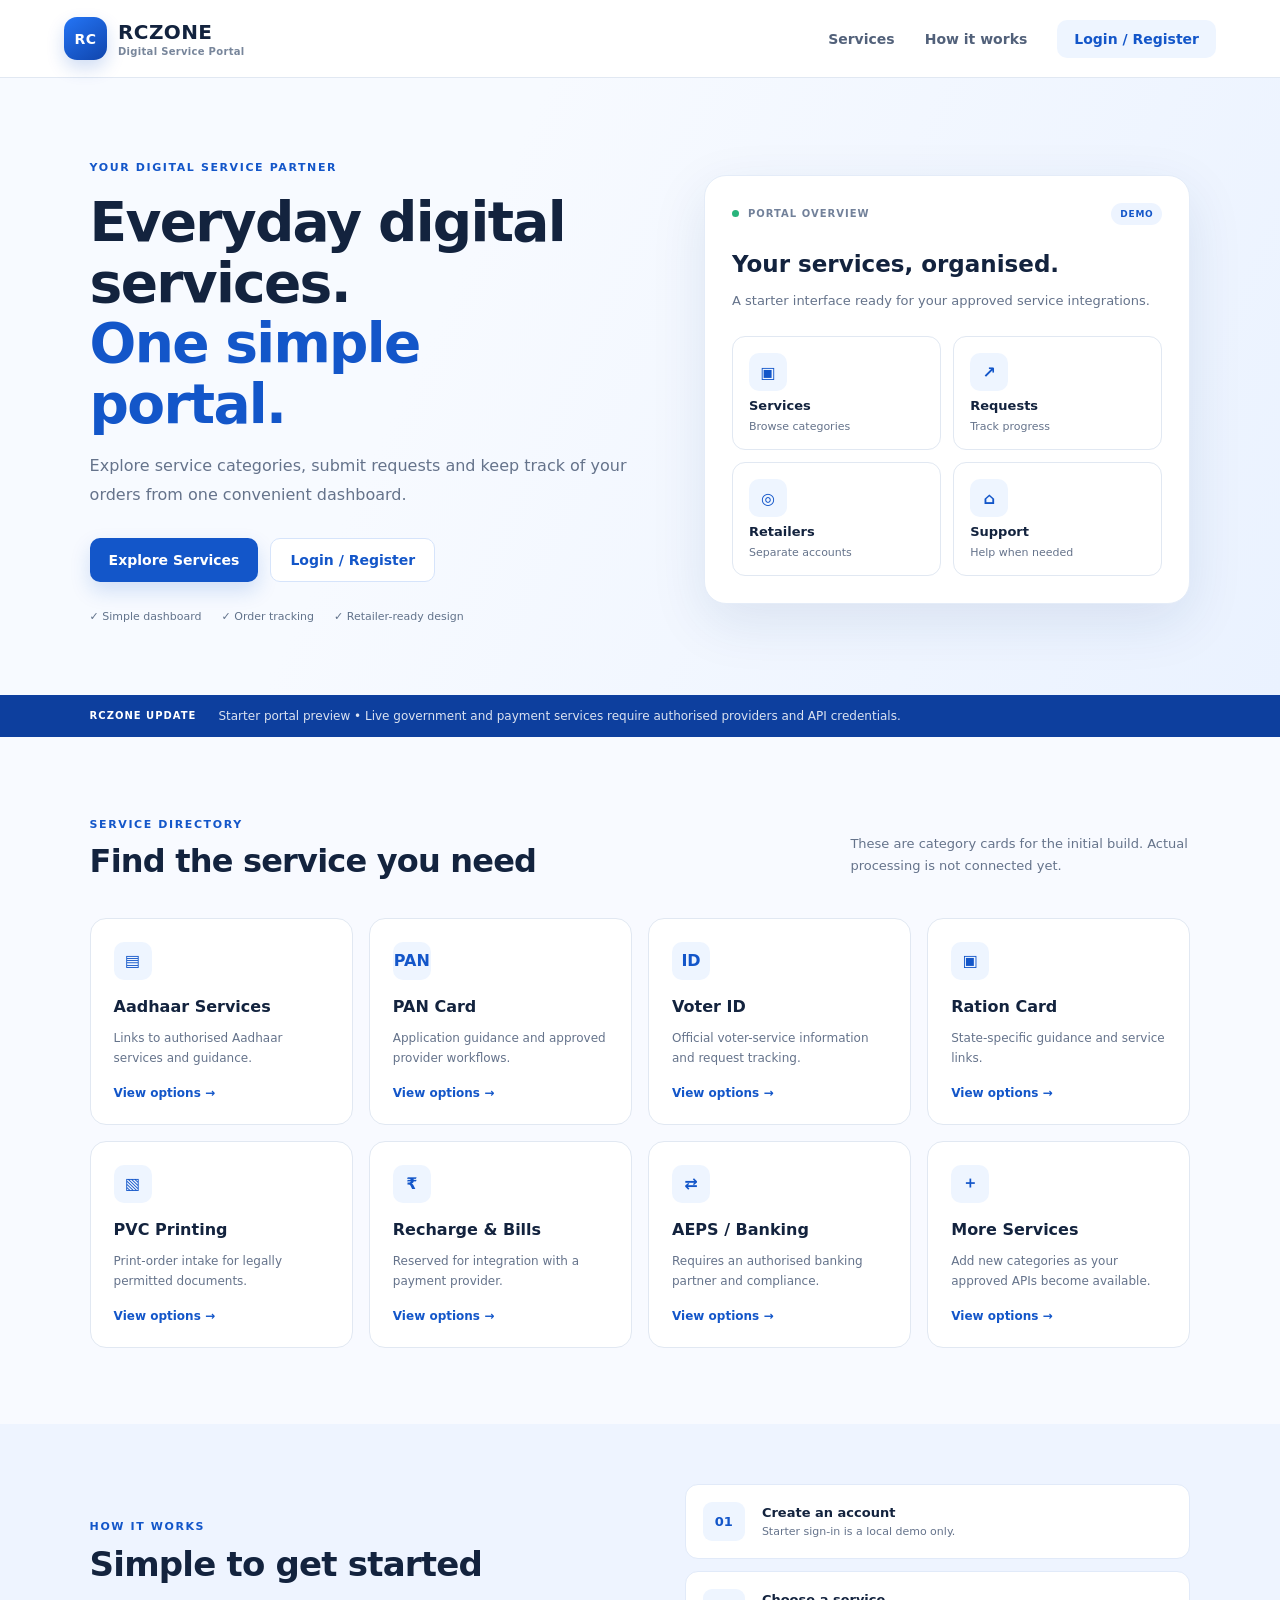
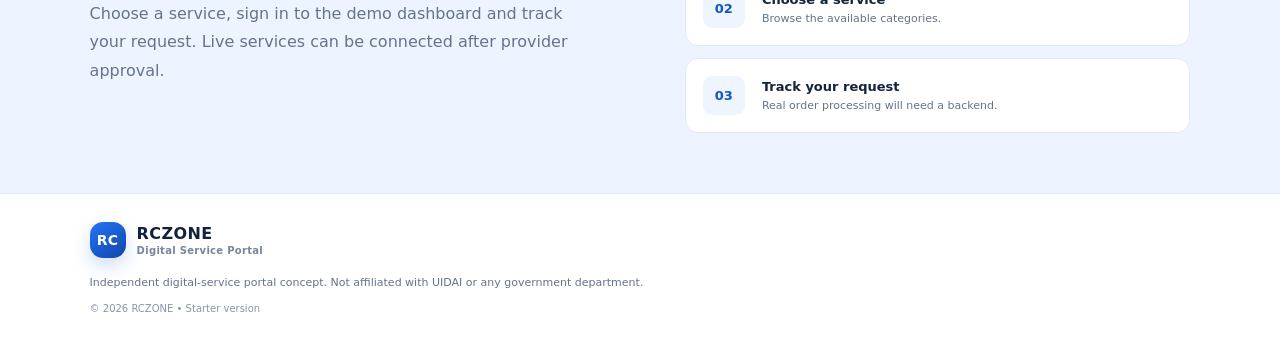
<file: index.html>
<!doctype html>
<html lang="en">
<head>
<meta charset="utf-8"><meta name="viewport" content="width=device-width,initial-scale=1">
<title>RCZONE | Digital Service Portal</title><link rel="stylesheet" href="style.css">
</head>
<body>
<header class="topbar">
  <a class="brand" href="index.html"><span class="brand-mark">RC</span><span>RCZONE<small>Digital Service Portal</small></span></a>
  <button class="menu-toggle" id="menuToggle" aria-label="Toggle menu">☰</button>
  <nav id="nav"><a href="#services">Services</a><a href="#how">How it works</a><a href="login.html" class="nav-login">Login / Register</a></nav>
</header>
<section class="hero">
  <div class="hero-copy"><span class="eyebrow">YOUR DIGITAL SERVICE PARTNER</span>
    <h1>Everyday digital services.<br><em>One simple portal.</em></h1>
    <p>Explore service categories, submit requests and keep track of your orders from one convenient dashboard.</p>
    <div class="hero-actions"><a class="btn primary" href="#services">Explore Services</a><a class="btn secondary" href="login.html">Login / Register</a></div>
    <div class="trust-row"><span>✓ Simple dashboard</span><span>✓ Order tracking</span><span>✓ Retailer-ready design</span></div>
  </div>
  <div class="hero-card"><div class="card-top"><span class="live-dot"></span> PORTAL OVERVIEW <span class="pill">DEMO</span></div>
    <div class="overview-number">Your services, organised.</div><p class="muted">A starter interface ready for your approved service integrations.</p>
    <div class="mini-grid"><div><span class="mini-icon">▣</span><b>Services</b><small>Browse categories</small></div><div><span class="mini-icon">↗</span><b>Requests</b><small>Track progress</small></div><div><span class="mini-icon">◎</span><b>Retailers</b><small>Separate accounts</small></div><div><span class="mini-icon">⌂</span><b>Support</b><small>Help when needed</small></div></div>
  </div>
</section>
<div class="ticker"><strong>RCZONE UPDATE</strong><span>Starter portal preview • Live government and payment services require authorised providers and API credentials.</span></div>
<section class="section" id="services"><div class="section-head"><div><span class="eyebrow">SERVICE DIRECTORY</span><h2>Find the service you need</h2></div><p>These are category cards for the initial build. Actual processing is not connected yet.</p></div>
  <div class="service-grid">
    <article class="service-card"><span class="service-icon">▤</span><h3>Aadhaar Services</h3><p>Links to authorised Aadhaar services and guidance.</p><a href="login.html">View options →</a></article>
    <article class="service-card"><span class="service-icon">PAN</span><h3>PAN Card</h3><p>Application guidance and approved provider workflows.</p><a href="login.html">View options →</a></article>
    <article class="service-card"><span class="service-icon">ID</span><h3>Voter ID</h3><p>Official voter-service information and request tracking.</p><a href="login.html">View options →</a></article>
    <article class="service-card"><span class="service-icon">▣</span><h3>Ration Card</h3><p>State-specific guidance and service links.</p><a href="login.html">View options →</a></article>
    <article class="service-card"><span class="service-icon">▧</span><h3>PVC Printing</h3><p>Print-order intake for legally permitted documents.</p><a href="login.html">View options →</a></article>
    <article class="service-card"><span class="service-icon">₹</span><h3>Recharge & Bills</h3><p>Reserved for integration with a payment provider.</p><a href="login.html">View options →</a></article>
    <article class="service-card"><span class="service-icon">⇄</span><h3>AEPS / Banking</h3><p>Requires an authorised banking partner and compliance.</p><a href="login.html">View options →</a></article>
    <article class="service-card"><span class="service-icon">＋</span><h3>More Services</h3><p>Add new categories as your approved APIs become available.</p><a href="login.html">View options →</a></article>
  </div>
</section>
<section class="how" id="how"><div><span class="eyebrow">HOW IT WORKS</span><h2>Simple to get started</h2><p>Choose a service, sign in to the demo dashboard and track your request. Live services can be connected after provider approval.</p></div><div class="steps"><div><b>01</b><span><strong>Create an account</strong><small>Starter sign-in is a local demo only.</small></span></div><div><b>02</b><span><strong>Choose a service</strong><small>Browse the available categories.</small></span></div><div><b>03</b><span><strong>Track your request</strong><small>Real order processing will need a backend.</small></span></div></div></section>
<footer><a class="brand footer-brand" href="#"><span class="brand-mark">RC</span><span>RCZONE<small>Digital Service Portal</small></span></a><p>Independent digital-service portal concept. Not affiliated with UIDAI or any government department.</p><small>© 2026 RCZONE • Starter version</small></footer>
<script src="app.js"></script>
</body></html>
</file>
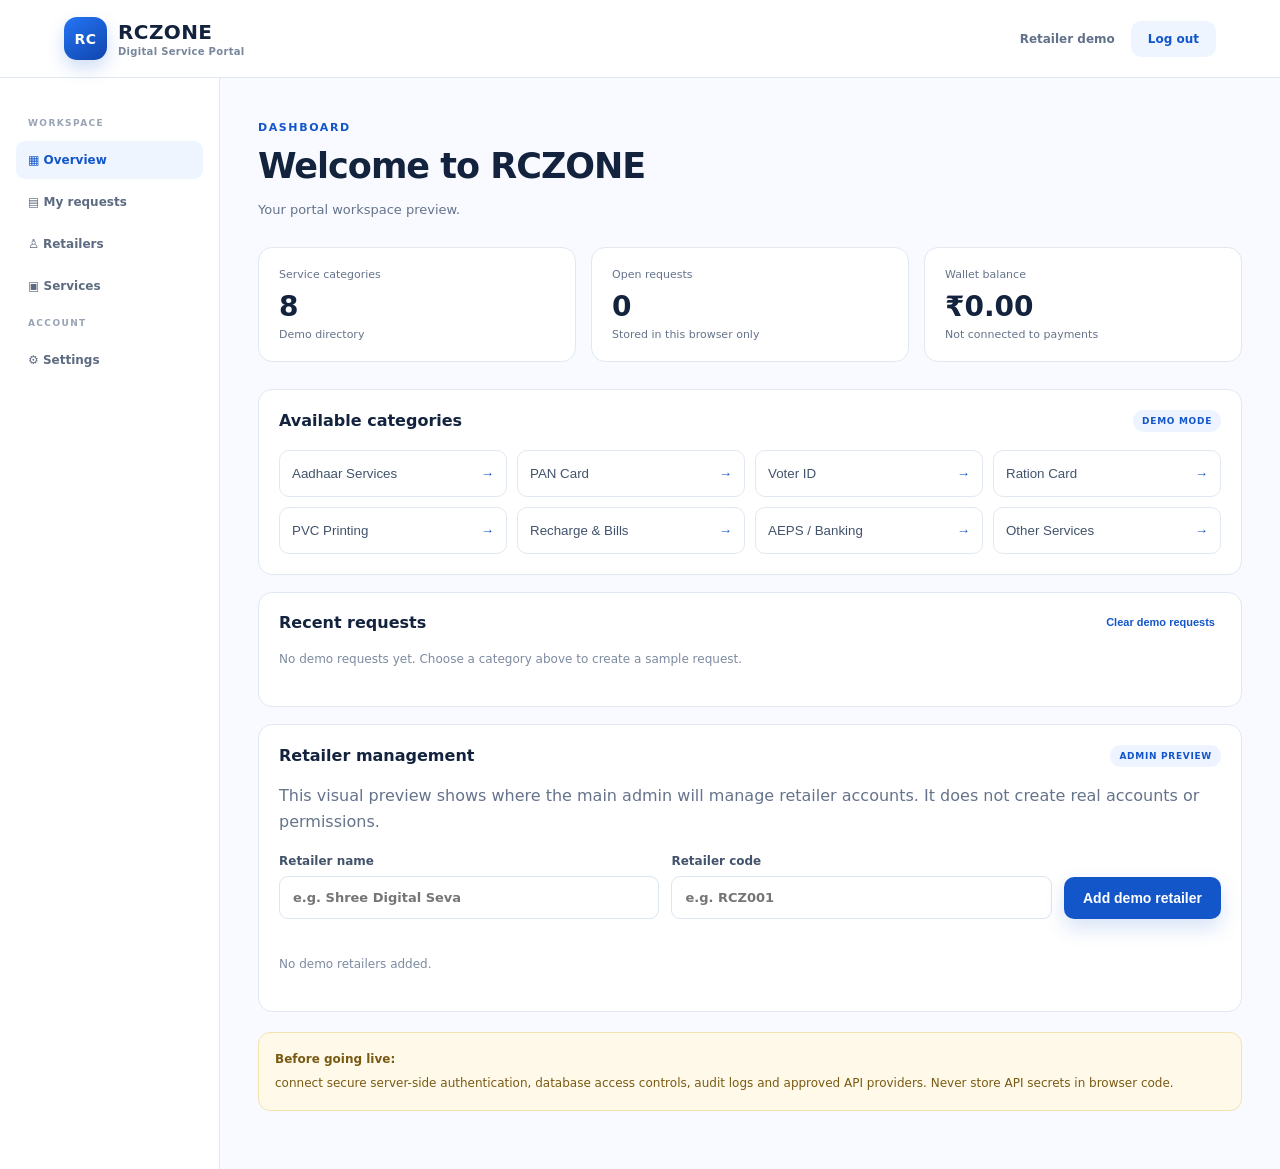
<file: dashboard.html>
<!doctype html><html lang="en"><head><meta charset="utf-8"><meta name="viewport" content="width=device-width,initial-scale=1"><title>Dashboard | RCZONE</title><link rel="stylesheet" href="style.css"></head><body><header class="topbar"><a class="brand" href="index.html"><span class="brand-mark">RC</span><span>RCZONE<small>Digital Service Portal</small></span></a><div class="dash-user"><span id="roleLabel">Retailer demo</span><a href="index.html" class="nav-login">Log out</a></div></header>
<main class="dashboard"><aside class="sidebar"><div class="side-label">WORKSPACE</div><a class="side-active" href="#overview">▦ Overview</a><a href="#requests">▤ My requests</a><a href="#retailers" id="retailerNav">♙ Retailers</a><a href="#services">▣ Services</a><div class="side-label">ACCOUNT</div><a href="#settings">⚙ Settings</a></aside>
<section class="dash-main" id="overview"><span class="eyebrow">DASHBOARD</span><h1>Welcome to RCZONE</h1><p class="muted">Your portal workspace preview.</p>
<div class="stats"><div class="stat-card"><span>Service categories</span><strong>8</strong><small>Demo directory</small></div><div class="stat-card"><span>Open requests</span><strong id="requestCount">0</strong><small>Stored in this browser only</small></div><div class="stat-card"><span>Wallet balance</span><strong>₹0.00</strong><small>Not connected to payments</small></div></div>
<div class="dash-panel" id="services"><div class="panel-head"><h2>Available categories</h2><span class="pill">DEMO MODE</span></div><div class="dash-services"><button data-service="Aadhaar Services">Aadhaar Services <span>→</span></button><button data-service="PAN Card">PAN Card <span>→</span></button><button data-service="Voter ID">Voter ID <span>→</span></button><button data-service="Ration Card">Ration Card <span>→</span></button><button data-service="PVC Printing">PVC Printing <span>→</span></button><button data-service="Recharge & Bills">Recharge & Bills <span>→</span></button><button data-service="AEPS / Banking">AEPS / Banking <span>→</span></button><button data-service="Other Services">Other Services <span>→</span></button></div><div id="serviceMessage" class="notice" hidden></div></div>
<div class="dash-panel" id="requests"><div class="panel-head"><h2>Recent requests</h2><button id="clearRequests" class="text-button">Clear demo requests</button></div><div id="requestList" class="empty-state">No demo requests yet. Choose a category above to create a sample request.</div></div>
<div class="dash-panel" id="retailers"><div class="panel-head"><h2>Retailer management</h2><span class="pill">ADMIN PREVIEW</span></div><p class="muted">This visual preview shows where the main admin will manage retailer accounts. It does not create real accounts or permissions.</p><form id="retailerForm" class="retailer-form"><label>Retailer name<input id="retailerName" placeholder="e.g. Shree Digital Seva" required></label><label>Retailer code<input id="retailerCode" placeholder="e.g. RCZ001" required></label><button class="btn primary" type="submit">Add demo retailer</button></form><div id="retailerList" class="empty-state">No demo retailers added.</div></div>
<div class="security-note"><strong>Before going live:</strong> connect secure server-side authentication, database access controls, audit logs and approved API providers. Never store API secrets in browser code.</div>
</section></main><script src="app.js"></script></body></html>
</file>
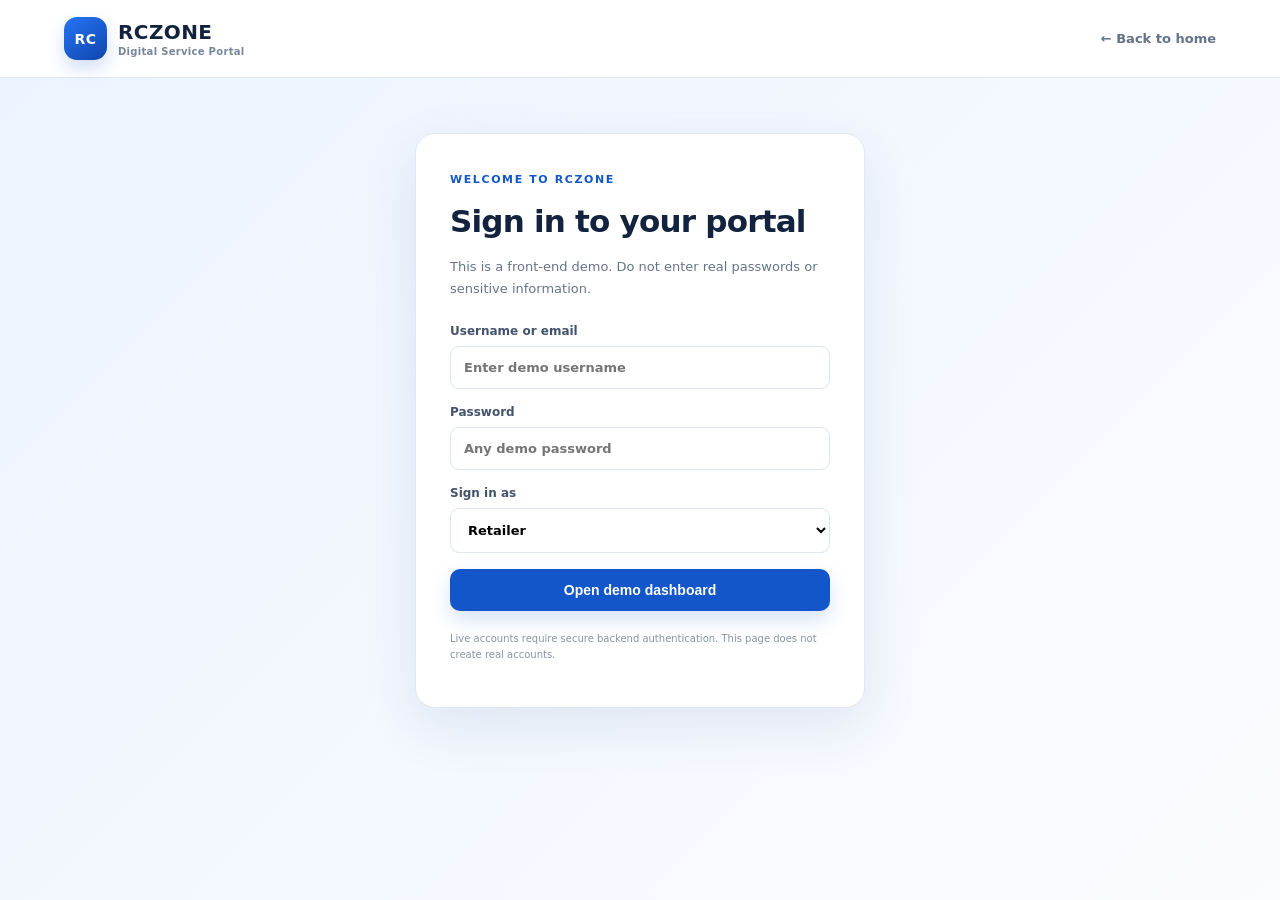
<file: login.html>
<!doctype html><html lang="en"><head><meta charset="utf-8"><meta name="viewport" content="width=device-width,initial-scale=1"><title>Login | RCZONE</title><link rel="stylesheet" href="style.css"></head><body class="auth-body">
<header class="topbar"><a class="brand" href="index.html"><span class="brand-mark">RC</span><span>RCZONE<small>Digital Service Portal</small></span></a><a href="index.html" class="back-link">← Back to home</a></header>
<main class="auth-wrap"><section class="auth-card"><span class="eyebrow">WELCOME TO RCZONE</span><h1>Sign in to your portal</h1><p class="muted">This is a front-end demo. Do not enter real passwords or sensitive information.</p>
<form id="demoLogin"><label>Username or email<input required placeholder="Enter demo username" autocomplete="off"></label><label>Password<input type="password" required placeholder="Any demo password" autocomplete="off"></label><label>Sign in as<select id="role"><option value="retailer">Retailer</option><option value="admin">Admin preview</option></select></label><button class="btn primary full" type="submit">Open demo dashboard</button></form><div id="loginMessage" class="notice" hidden></div><p class="auth-foot">Live accounts require secure backend authentication. This page does not create real accounts.</p></section></main><script src="app.js"></script></body></html>
</file>
<file: style.css>
:root{--blue:#1356c9;--blue2:#0d3f9e;--pale:#eef5ff;--ink:#13233e;--muted:#65738b;--line:#e1e8f2;--white:#fff;--shadow:0 18px 55px rgba(18,57,120,.10)}*{box-sizing:border-box}html{scroll-behavior:smooth}body{margin:0;font-family:Inter,ui-sans-serif,system-ui,-apple-system,"Segoe UI",sans-serif;color:var(--ink);background:#f8faff}a{color:inherit;text-decoration:none}.topbar{height:78px;background:#fff;border-bottom:1px solid var(--line);display:flex;align-items:center;justify-content:space-between;padding:0 max(5vw,22px);position:sticky;top:0;z-index:5}.brand{display:flex;align-items:center;gap:11px;font-weight:850;letter-spacing:.4px;font-size:20px}.brand small{display:block;font-size:10px;letter-spacing:.3px;color:#78869b;font-weight:600;margin-top:2px}.brand-mark{display:grid;place-items:center;width:43px;height:43px;border-radius:13px;background:linear-gradient(145deg,#2475f6,#1045ac);color:white;font-weight:900;font-size:14px;box-shadow:0 8px 18px #1356c933}.topbar nav{display:flex;gap:30px;align-items:center;font-size:14px;font-weight:650;color:#52617a}.topbar nav a:hover,.back-link:hover{color:var(--blue)}.nav-login{padding:11px 17px;border-radius:10px;background:var(--pale);color:var(--blue)!important}.menu-toggle{display:none;border:0;background:transparent;font-size:24px}.hero{padding:78px max(7vw,24px) 72px;display:grid;grid-template-columns:1.05fr .95fr;gap:6vw;align-items:center;background:linear-gradient(115deg,#f7faff 35%,#eaf2ff 100%)}.eyebrow{font-size:11px;font-weight:850;letter-spacing:1.6px;color:var(--blue)}h1{font-size:clamp(36px,4.3vw,58px);line-height:1.1;letter-spacing:-1.7px;margin:17px 0 18px}h1 em{font-style:normal;color:var(--blue)}.hero-copy>p,.how p{max-width:560px;line-height:1.8;color:var(--muted);font-size:16px}.hero-actions{display:flex;gap:12px;margin-top:28px;flex-wrap:wrap}.btn{border:0;border-radius:10px;padding:13px 19px;font-weight:750;font-size:14px;display:inline-flex;align-items:center;justify-content:center;cursor:pointer;transition:.2s}.btn:hover{transform:translateY(-1px)}.primary{background:var(--blue);color:white;box-shadow:0 9px 20px #1356c92b}.secondary{background:white;color:var(--blue);border:1px solid #d6e4fb}.trust-row{display:flex;gap:20px;flex-wrap:wrap;font-size:11px;color:#61728a;margin-top:28px}.hero-card{background:#fff;border:1px solid #e4ecf8;border-radius:22px;padding:27px;box-shadow:var(--shadow);max-width:510px;width:100%;justify-self:end}.card-top{display:flex;align-items:center;gap:9px;color:#72819a;font-size:10px;font-weight:850;letter-spacing:1px}.live-dot{width:7px;height:7px;background:#28b47b;border-radius:50%}.pill{font-size:9px;letter-spacing:.7px;background:#edf4ff;color:var(--blue);padding:6px 9px;border-radius:99px;font-weight:850;margin-left:auto}.overview-number{font-size:23px;font-weight:800;margin-top:26px}.muted{color:var(--muted);line-height:1.65}.hero-card .muted{font-size:13px}.mini-grid{display:grid;grid-template-columns:1fr 1fr;gap:12px;margin-top:25px}.mini-grid>div{border:1px solid var(--line);border-radius:13px;padding:16px;display:grid;gap:7px}.mini-icon,.service-icon{color:var(--blue);background:var(--pale);border-radius:10px;width:38px;height:38px;display:grid;place-items:center;font-weight:850}.mini-grid b{font-size:13px}.mini-grid small{font-size:11px;color:var(--muted)}.ticker{background:var(--blue2);color:white;padding:14px max(7vw,24px);display:flex;gap:22px;font-size:12px;align-items:center}.ticker strong{font-size:10px;letter-spacing:1px;white-space:nowrap}.ticker span{opacity:.85}.section{padding:76px max(7vw,24px)}.section-head{display:flex;align-items:end;justify-content:space-between;gap:30px;margin-bottom:28px}.section h2,.how h2{font-size:32px;letter-spacing:-.8px;margin:10px 0}.section-head p{font-size:13px;max-width:340px;color:var(--muted);line-height:1.7}.service-grid{display:grid;grid-template-columns:repeat(4,1fr);gap:16px}.service-card{background:white;border:1px solid var(--line);border-radius:16px;padding:23px;transition:.2s}.service-card:hover{transform:translateY(-4px);box-shadow:var(--shadow);border-color:#c5d9fb}.service-card h3{font-size:16px;margin:17px 0 8px}.service-card p{font-size:12px;line-height:1.7;color:var(--muted);min-height:42px}.service-card>a{font-size:12px;color:var(--blue);font-weight:800}.how{padding:60px max(7vw,24px);background:#eef4ff;display:grid;grid-template-columns:1fr 1fr;gap:7vw;align-items:center}.how h2{font-size:34px}.steps{display:grid;gap:12px}.steps>div{display:flex;align-items:center;gap:17px;background:#fff;padding:17px;border-radius:13px;border:1px solid #e1eaf9}.steps b{font-size:13px;color:var(--blue);background:var(--pale);padding:12px;border-radius:9px}.steps strong,.steps small{display:block}.steps strong{font-size:13px}.steps small{font-size:11px;color:var(--muted);margin-top:5px}footer{background:#fff;padding:28px max(7vw,24px);border-top:1px solid var(--line)}footer p{font-size:11px;color:var(--muted);margin:18px 0 8px}footer>small{font-size:10px;color:#8995a7}.footer-brand{font-size:16px}.footer-brand .brand-mark{width:36px;height:36px}/* auth */.auth-body{min-height:100vh;background:linear-gradient(135deg,#edf4ff,#fafcff)}.back-link{font-size:13px;font-weight:700;color:#63738a}.auth-wrap{padding:55px 20px;display:grid;place-items:center}.auth-card{background:white;border:1px solid var(--line);box-shadow:var(--shadow);border-radius:20px;padding:34px;width:min(100%,450px)}.auth-card h1{font-size:31px;letter-spacing:-.8px}.auth-card .muted{font-size:13px}.auth-card form{display:grid;gap:16px;margin-top:25px}.auth-card label,.retailer-form label{display:grid;gap:8px;font-size:12px;font-weight:750;color:#43536c}.auth-card input,.auth-card select,.retailer-form input{border:1px solid #dce5f2;border-radius:9px;padding:13px;font:inherit;font-size:13px;outline:none;background:white}.auth-card input:focus,.auth-card select:focus,.retailer-form input:focus{border-color:var(--blue);box-shadow:0 0 0 3px #1356c914}.full{width:100%}.auth-foot{font-size:10px;line-height:1.6;color:#8793a4;margin-top:20px}.notice{background:#eef7ff;border:1px solid #d8e8ff;color:#204c8b;border-radius:10px;padding:13px;font-size:12px;line-height:1.6;margin-top:14px}/* dashboard */.dash-user{display:flex;gap:16px;align-items:center;font-size:12px;font-weight:750;color:#62718a}.dashboard{display:grid;grid-template-columns:220px 1fr;min-height:calc(100vh - 78px)}.sidebar{background:#fff;border-right:1px solid var(--line);padding:27px 16px}.side-label{font-size:9px;font-weight:850;letter-spacing:1.4px;color:#98a3b4;margin:13px 12px}.sidebar>a{display:block;padding:12px;border-radius:9px;font-size:12px;color:#5d6b81;font-weight:700;margin:4px 0}.sidebar>a:hover,.sidebar .side-active{background:var(--pale);color:var(--blue)}.dash-main{padding:38px;max-width:1250px;width:100%;margin:0 auto}.dash-main h1{font-size:35px;letter-spacing:-1px;margin:12px 0}.dash-main>.muted{font-size:13px}.stats{display:grid;grid-template-columns:repeat(3,1fr);gap:15px;margin:27px 0}.stat-card,.dash-panel{background:white;border:1px solid var(--line);border-radius:14px;padding:20px}.stat-card span,.stat-card small{display:block;color:var(--muted);font-size:11px}.stat-card strong{display:block;font-size:28px;margin:9px 0 5px}.dash-panel{margin:17px 0}.panel-head{display:flex;align-items:center;gap:12px;justify-content:space-between}.panel-head h2{font-size:16px;margin:0}.dash-services{display:grid;grid-template-columns:repeat(4,1fr);gap:10px;margin-top:18px}.dash-services button{border:1px solid var(--line);background:#fff;border-radius:10px;padding:15px 12px;text-align:left;font:700 11px inherit;color:#42536c;cursor:pointer}.dash-services button:hover{border-color:#b6cef5;background:#f8fbff}.dash-services button span{float:right;color:var(--blue)}.empty-state{padding:20px 0;color:#7d8ba0;font-size:12px}.text-button{background:transparent;border:0;color:var(--blue);font-size:11px;font-weight:750;cursor:pointer}.retailer-form{display:flex;align-items:end;gap:12px;flex-wrap:wrap;margin:18px 0}.retailer-form label{flex:1;min-width:150px}.retailer-form input{width:100%}.retailer-row{display:flex;justify-content:space-between;border-top:1px solid var(--line);padding:12px 0;font-size:12px}.retailer-row small{display:block;color:var(--muted);margin-top:4px}.security-note{background:#fff9e9;border:1px solid #f3e3b3;color:#795a13;padding:16px;border-radius:12px;font-size:12px;line-height:1.7;margin:20px 0}.security-note strong{display:block;margin-bottom:4px}@media(max-width:950px){.hero{grid-template-columns:1fr;padding-top:55px}.hero-card{justify-self:start;max-width:650px}.service-grid{grid-template-columns:repeat(2,1fr)}.section-head{align-items:start;flex-direction:column;gap:5px}.how{grid-template-columns:1fr;gap:25px}.dash-services{grid-template-columns:repeat(2,1fr)}}@media(max-width:680px){.topbar{height:68px;padding:0 18px}.menu-toggle{display:block;color:var(--ink)}.topbar nav{display:none;position:absolute;top:67px;left:0;right:0;padding:18px;background:#fff;border-bottom:1px solid var(--line);flex-direction:column;align-items:stretch;gap:18px}.topbar nav.open{display:flex}.hero{padding:45px 22px}.hero h1{font-size:39px}.hero-card{padding:20px}.ticker{align-items:flex-start;gap:10px;font-size:10px;padding:13px 20px}.section,.how{padding:48px 20px}.service-grid{gap:10px}.service-card{padding:16px}.service-card p{min-height:65px}.service-card h3{font-size:14px}.mini-grid{gap:8px}.mini-grid>div{padding:12px}.dashboard{grid-template-columns:1fr}.sidebar{display:flex;overflow:auto;gap:5px;padding:10px;border-right:0;border-bottom:1px solid var(--line)}.sidebar .side-label{display:none}.sidebar>a{white-space:nowrap;padding:10px;font-size:11px}.dash-main{padding:23px 15px}.stats{gap:8px}.stat-card{padding:12px}.stat-card strong{font-size:22px}.stat-card span,.stat-card small{font-size:9px}.dash-services{grid-template-columns:1fr 1fr}.dash-services button{font-size:10px;padding:13px 9px}.auth-card{padding:25px}.brand{font-size:17px}.brand-mark{width:38px;height:38px}.dash-user{gap:8px;font-size:10px}.retailer-form .btn{width:100%}}
</file>
